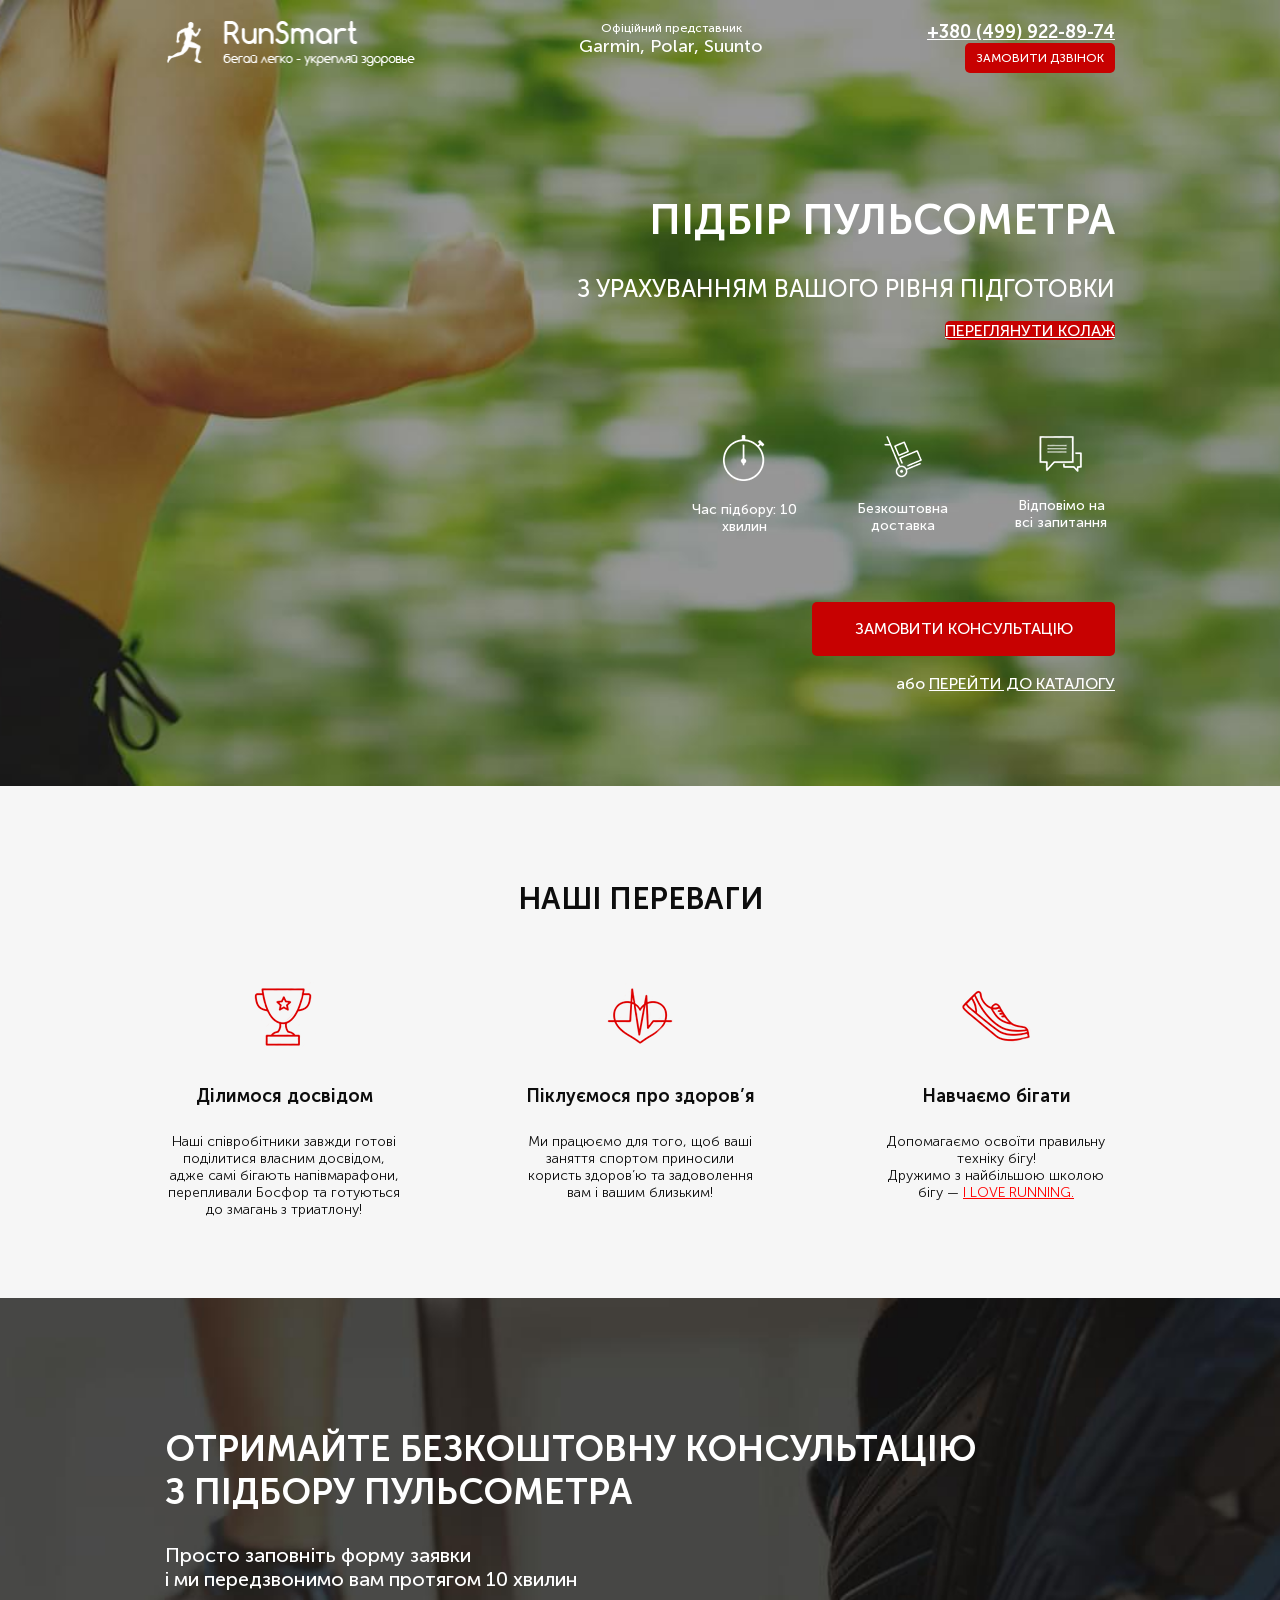
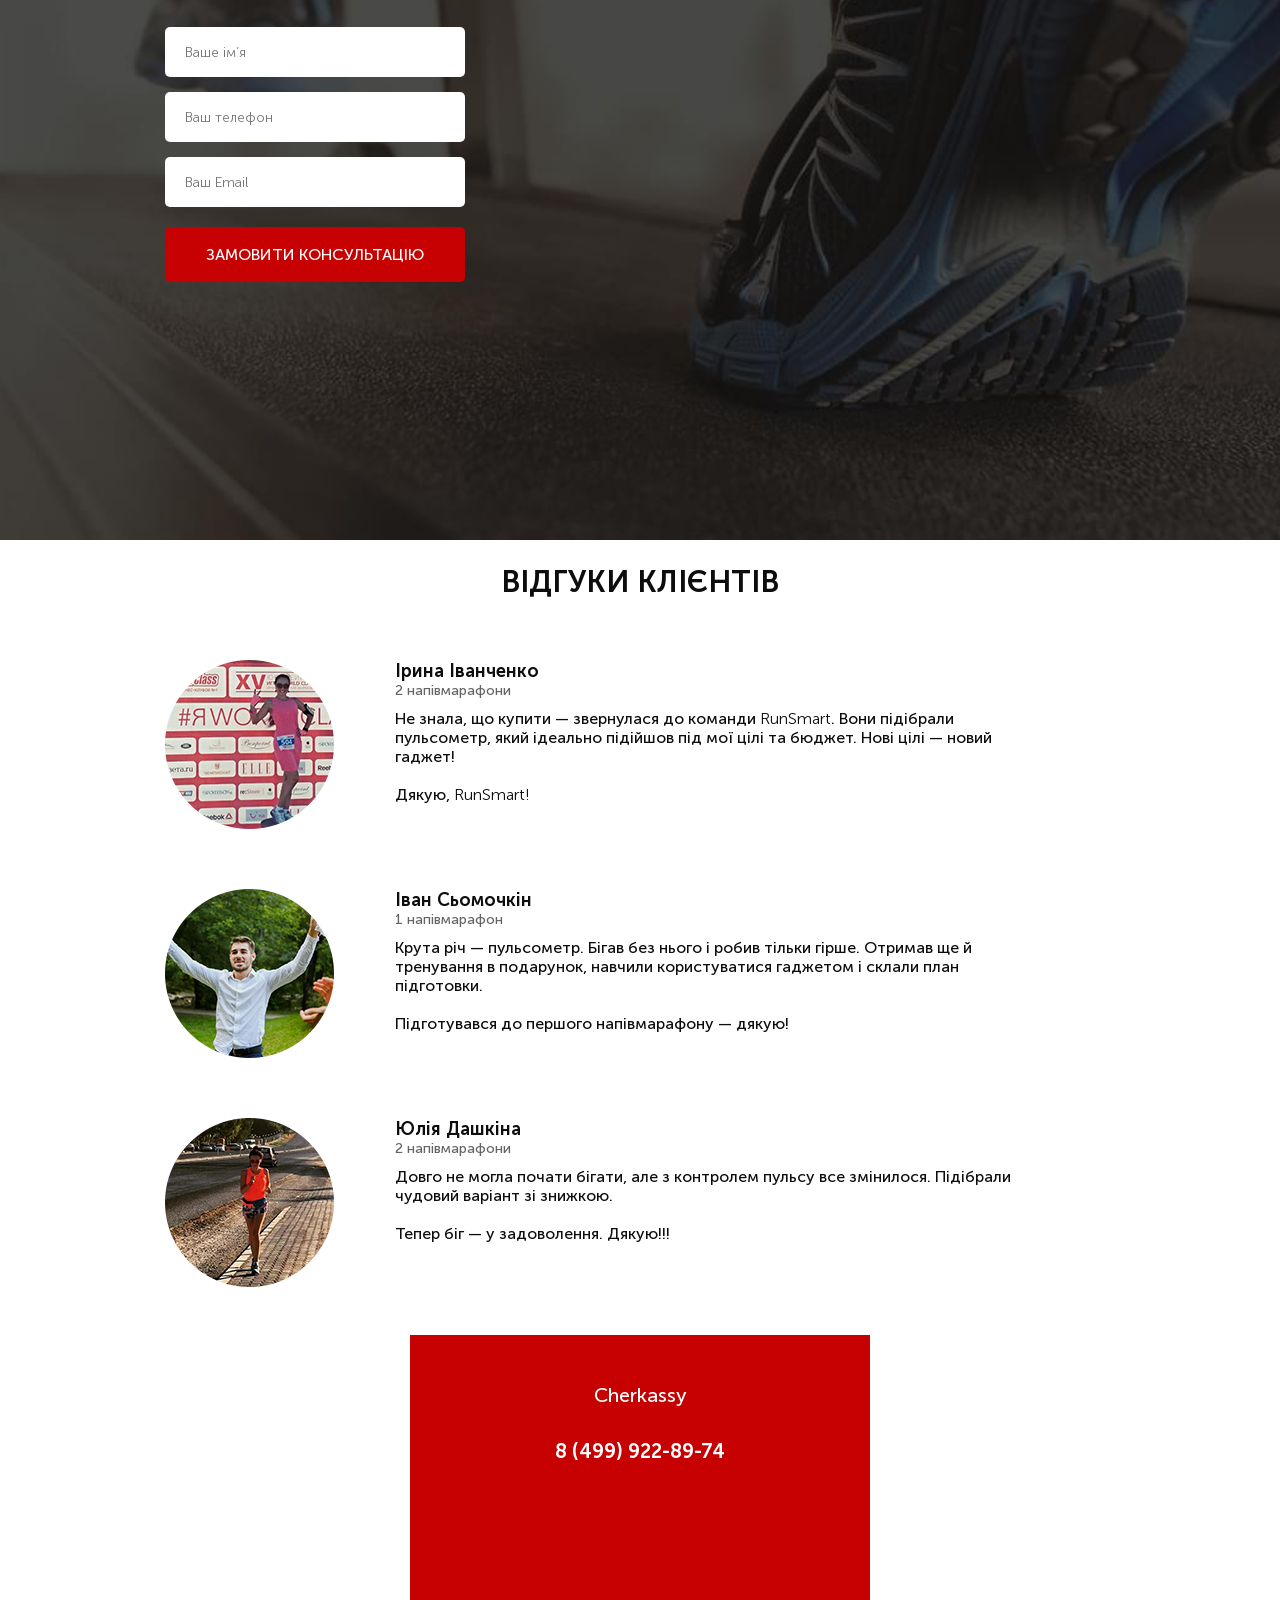
<file: index.html>
<!DOCTYPE html>
<html lang="uk">
<head>
    <meta charset="UTF-8">
    <meta http-equiv="X-UA-Compatible" content="IE=edge">
    <meta name="viewport" content="width=device-width,initial-scale=1">
    <title>Pulse</title>
    <link rel="shortcut icon" href="icons/favicon.ico" type="image/x-icon">
    <link rel="stylesheet" href="css/style.min.css">
</head>
<body>

<section id="up" class="promo">
    <div class="container">
        <header class="header">
            <a href="#" class="header__logo">
                <img src="icons/logo.png" alt="logo">
            </a>
            <div class="header__official">
                Офіційний представник <span>Garmin, Polar, Suunto</span>
            </div>
            <div class="header__contacts">
                <a href="tel:+84999228974" class="header__phone">+380 (499) 922-89-74</a>
                <button data-modal="consultation" class="button">замовити дзвінок</button>
            </div>
        </header>

        <div class="promo__wrapper">
            <h1 class="promo__header">Підбір пульсометра</h1>
            <h2 class="promo__subheader">з урахуванням вашого рівня підготовки</h2>
            <div style="text-align:center; margin-bottom:30px;">
                <a href="collage.html" class="button button_main">
                    Переглянути колаж
                </a>
            </div>
            <div class="promo__icons">
                <div class="promo__icon">
                    <img src="icons/time.png" alt="timer">
                    Час підбору: 10 хвилин
                </div>
                <div class="promo__icon">
                    <img src="icons/wagon.png" alt="wagon">
                    Безкоштовна доставка
                </div>
                <div class="promo__icon">
                    <img src="icons/chat.png" alt="chat">
                    Відповімо на всі запитання
                </div>
            </div>

            <button data-modal="consultation" class="button button_main">
                замовити консультацію
            </button>

            <div class="promo__link">
                або <a href="#">ПЕРЕЙТИ ДО КАТАЛОГУ</a>
            </div>
        </div>
    </div>
</section>

<section class="advantages">
    <div class="container">
        <h2 class="title">НАШІ ПЕРЕВАГИ</h2>

        <div class="advantages__elements">
            <div class="advantages__item">
                <img src="icons/cup.png" alt="cup" class="advantages__icon">
                <div class="advantages__subtitle">Ділимося досвідом</div>
                <div class="advantages__descr">
                    Наші співробітники завжди готові поділитися власним досвідом, адже
                    самі бігають напівмарафони, перепливали Босфор та готуються до
                    змагань з триатлону!
                </div>
            </div>

            <div class="advantages__item">
                <img src="icons/heart.png" alt="heart" class="advantages__icon advantages__icon_animated">
                <div class="advantages__subtitle">Піклуємося про здоров’я</div>
                <div class="advantages__descr">
                    Ми працюємо для того, щоб ваші заняття спортом приносили користь
                    здоров’ю та задоволення вам і вашим близьким!
                </div>
            </div>

            <div class="advantages__item">
                <img src="icons/shoe.png" alt="shoe" class="advantages__icon">
                <div class="advantages__subtitle">Навчаємо бігати</div>
                <div class="advantages__descr">
                    Допомагаємо освоїти правильну техніку бігу!<br>
                    Дружимо з найбільшою школою бігу —
                    <a href="#">I LOVE RUNNING.</a>
                </div>
            </div>
        </div>
    </div>
</section>

<section class="consultation">
    <div class="container">
        <h2 class="title title_left">
            Отримайте безкоштовну консультацію<br>
            з підбору пульсометра
        </h2>
        <div class="consultation__descr">
            Просто заповніть форму заявки<br>
            і ми передзвонимо вам протягом 10 хвилин
        </div>

        <form id="consultation-form" class="feed-form" action="#">
            <input name="name" required placeholder="Ваше ім’я" type="text">
            <input name="phone" required placeholder="Ваш телефон">
            <input name="email" required placeholder="Ваш Email" type="email">
            <button class="button button_submit">замовити консультацію</button>
        </form>
    </div>
</section>

<section class="feedback">
    <div class="container">
        <h2 class="title title_feedback">Відгуки клієнтів</h2>

        <div class="feedback-item">
            <img src="img/feedback_1.png" alt="feedback">
            <div class="feedback-item__wrapper">
                <div class="feedback-item__header">Ірина Іванченко</div>
                <div class="feedback-item__subheader">2 напівмарафони</div>
                <div class="feedback-item__descr">
                    Не знала, що купити — звернулася до команди
                    <span>RunSmart</span>. Вони підібрали пульсометр, який ідеально
                    підійшов під мої цілі та бюджет. Нові цілі — новий гаджет!
                    <br><br>Дякую, <span>RunSmart!</span>
                </div>
            </div>
        </div>

        <div class="feedback-item">
            <img src="img/feedback_2.png" alt="feedback">
            <div class="feedback-item__wrapper">
                <div class="feedback-item__header">Іван Сьомочкін</div>
                <div class="feedback-item__subheader">1 напівмарафон</div>
                <div class="feedback-item__descr">
                    Крута річ — пульсометр. Бігав без нього і робив тільки гірше.
                    Отримав ще й тренування в подарунок, навчили користуватися
                    гаджетом і склали план підготовки.
                    <br><br>Підготувався до першого напівмарафону — дякую!
                </div>
            </div>
        </div>

        <div class="feedback-item">
            <img src="img/feedback_3.png" alt="feedback">
            <div class="feedback-item__wrapper">
                <div class="feedback-item__header">Юлія Дашкіна</div>
                <div class="feedback-item__subheader">2 напівмарафони</div>
                <div class="feedback-item__descr">
                    Довго не могла почати бігати, але з контролем пульсу все
                    змінилося. Підібрали чудовий варіант зі знижкою.
                    <br><br>Тепер біг — у задоволення. Дякую!!!
                </div>
            </div>
        </div>
    </div>
</section>

<footer class="footer">
    <div class="footer__info">
        <address class="footer__addr">
            Cherkassy
        </address>
        <a class="footer__phone" href="tel:84999228974">
            8 (499) 922-89-74
        </a>
    </div>
</footer>

</body>
</html>
</file>
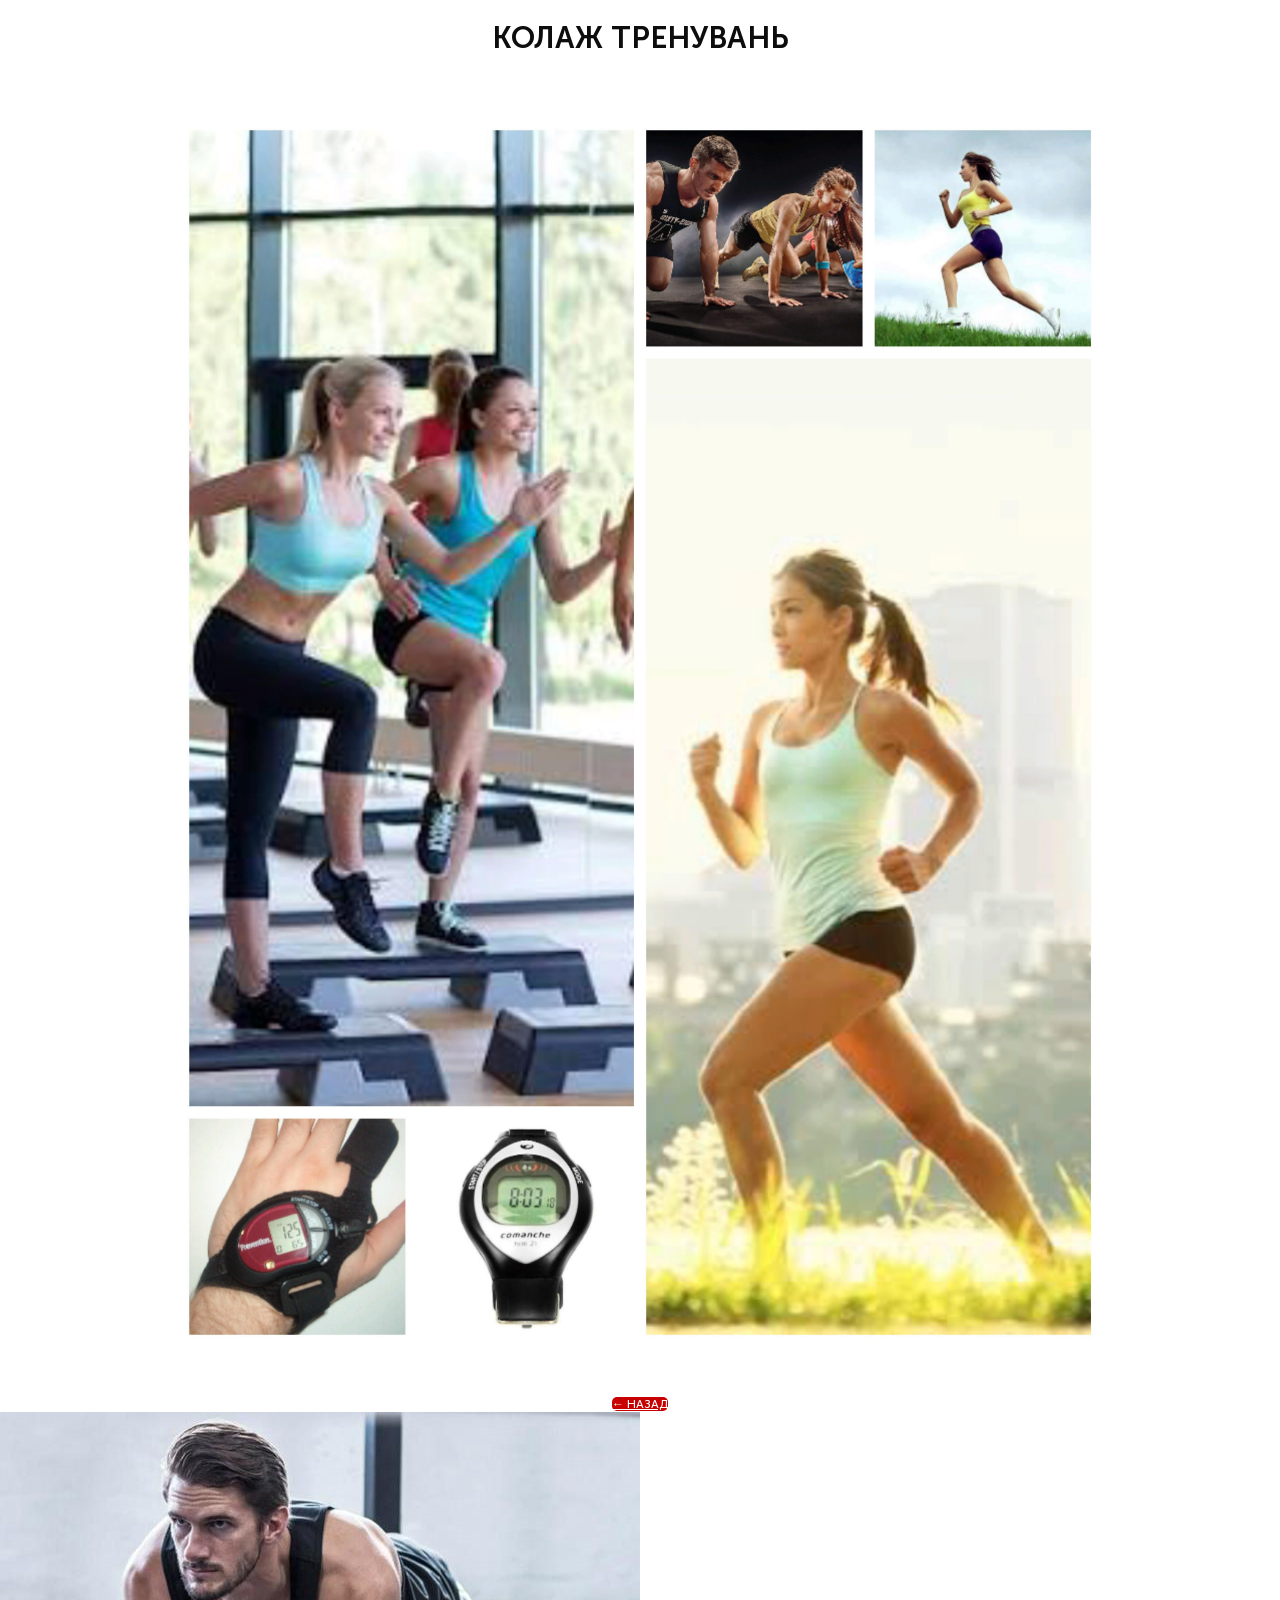
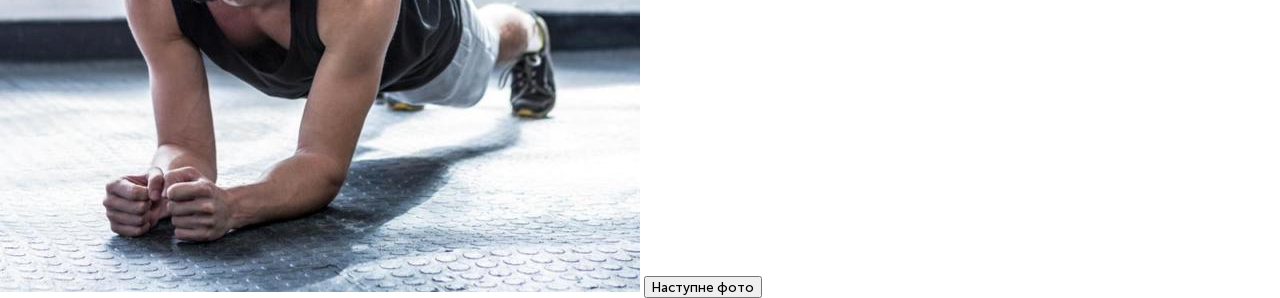
<file: collage.html>
<!DOCTYPE html>
<html lang="uk">
<head>
    
    <meta charset="UTF-8">
    <title>Колаж</title>
    <meta name="viewport" content="width=device-width, initial-scale=1">
    <link rel="stylesheet" href="css/style.min.css">
    <script>
        var b = 4;
        var i = 1;
        function a(){
            i++;
            if (i > b) i = 1;
            var elem = document.getElementById("currentPhoto");
            elem.src=""+i+".jpg";
        }    
    </script>
</head>
<body>

<div class="container" style="text-align:center;">
    <h1 class="title">Колаж тренувань</h1>

    <img 
        src="img/unnamed.jpg"
        alt="Колаж тренувань"
        style="
            max-width: 100%;
            height: auto;
            border-radius: 12px;
            margin-top: 30px;
        "
    >

    <div style="margin-top:30px;">
        <a href="index.html" class="button">← Назад</a>
    </div>
</div>

<div id='b1'><img src="1.jpg"id="currentPhoto">
<button onclick="a()">Наступне фото</button></div>    

</body>
</html>
</file>
<file: css/style.min.css>
@font-face{font-family:"Museo Sans Cyrl";font-display:swap;src:local("MuseoSansCyrl-500"),url(../fonts/MuseoSansCyrl-500.woff2) format("woff2"),url(../fonts/MuseoSansCyrl-500.woff) format("woff");font-weight:400;font-style:normal}@font-face{font-family:"Museo Sans Cyrl";font-display:swap;src:local("MuseoSansCyrl-300"),url(../fonts/MuseoSansCyrl-300.woff2) format("woff2"),url(../fonts/MuseoSansCyrl-300.woff) format("woff");font-weight:300;font-style:normal}@font-face{font-family:"Museo Sans Cyrl";font-display:swap;src:local("MuseoSansCyrl-700"),url(../fonts/MuseoSansCyrl-700.woff2) format("woff2"),url(../fonts/MuseoSansCyrl-700.woff) format("woff");font-weight:700;font-style:normal}.slick-slider{position:relative;display:block;box-sizing:border-box;-webkit-user-select:none;user-select:none;-webkit-touch-callout:none;-khtml-user-select:none;touch-action:pan-y;-webkit-tap-highlight-color:rgba(0,0,0,0)}.slick-list{position:relative;display:block;overflow:hidden;margin:0;padding:0}.slick-list:focus{outline:0}.slick-list.dragging{cursor:pointer;cursor:hand}.slick-slider .slick-list,.slick-slider .slick-track{transform:translate3d(0,0,0)}.slick-track{position:relative;top:0;left:0;display:block;margin-left:auto;margin-right:auto}.slick-track:after,.slick-track:before{display:table;content:""}.slick-track:after{clear:both}.slick-loading .slick-track{visibility:hidden}.slick-slide{display:none;float:left;height:100%;min-height:1px}[dir=rtl] .slick-slide{float:right}.slick-slide img{display:block}.slick-slide.slick-loading img{display:none}.slick-slide.dragging img{pointer-events:none}.slick-initialized .slick-slide{display:block}.slick-loading .slick-slide{visibility:hidden}.slick-vertical .slick-slide{display:block;height:auto;border:1px solid rgba(0,0,0,0)}.slick-arrow.slick-hidden{display:none}/*!
 * animate.css - https://animate.style/
 * Version - 4.1.1
 * Licensed under the Hippocratic License 2.1 - http://firstdonoharm.dev
 *
 * Copyright (c) 2022 Animate.css
 */:root{--animate-duration:1s;--animate-delay:1s;--animate-repeat:1}.animate__animated{animation-duration:1s;animation-duration:var(--animate-duration);animation-fill-mode:both}.animate__animated.animate__infinite{animation-iteration-count:infinite}.animate__animated.animate__repeat-1{animation-iteration-count:1;animation-iteration-count:var(--animate-repeat)}.animate__animated.animate__repeat-2{animation-iteration-count:2;animation-iteration-count:calc(var(--animate-repeat)*2)}.animate__animated.animate__repeat-3{animation-iteration-count:3;animation-iteration-count:calc(var(--animate-repeat)*3)}.animate__animated.animate__delay-1s{animation-delay:1s;animation-delay:var(--animate-delay)}.animate__animated.animate__delay-2s{animation-delay:2s;animation-delay:calc(var(--animate-delay)*2)}.animate__animated.animate__delay-3s{animation-delay:3s;animation-delay:calc(var(--animate-delay)*3)}.animate__animated.animate__delay-4s{animation-delay:4s;animation-delay:calc(var(--animate-delay)*4)}.animate__animated.animate__delay-5s{animation-delay:5s;animation-delay:calc(var(--animate-delay)*5)}.animate__animated.animate__faster{animation-duration:.5s;animation-duration:calc(var(--animate-duration)/2)}.animate__animated.animate__fast{animation-duration:.8s;animation-duration:calc(var(--animate-duration)*.8)}.animate__animated.animate__slow{animation-duration:2s;animation-duration:calc(var(--animate-duration)*2)}.animate__animated.animate__slower{animation-duration:3s;animation-duration:calc(var(--animate-duration)*3)}@media print,(prefers-reduced-motion:reduce){.animate__animated{animation-duration:1ms!important;transition-duration:1ms!important;animation-iteration-count:1!important}.animate__animated[class*=Out]{opacity:0}}@keyframes fadeInUp{from{opacity:0;transform:translate3d(0,100%,0)}to{opacity:1;transform:translate3d(0,0,0)}}.animate__fadeInUp{animation-name:fadeInUp}@keyframes heartbeat{from{transform:scale(1)}50%{transform:scale(1.4)}to{transform:scale(1)}}.promo{min-height:650px;padding:21px 0 93px 0;background:url(../img/bg/main.jpg) center center/cover no-repeat}.promo__wrapper{display:flex;flex-direction:column;align-items:flex-end;margin-top:91px}.promo__header{font-weight:700;font-size:42px;text-transform:uppercase;line-height:42px;color:#fff}.promo__subheader{margin-top:1px;font-weight:500;font-size:24px;line-height:24px;text-transform:uppercase;color:#fff}.promo__icons{display:flex;margin-top:65px;width:425px;justify-content:space-between}.promo__icon{text-align:center;width:108px;font-size:14px;font-weight:500;color:#fff}.promo__icon img{display:block;margin:0 auto;margin-bottom:20px}.promo__link{margin-top:18px;font-weight:500;font-size:16px;color:#fff}.promo__link a{text-decoration:underline;text-transform:uppercase;color:#fff}.header{display:flex;justify-content:space-between;align-content:center}.header__logo{width:250px}.header__logo img{width:100%}.header__official{color:#fff;font-size:12px;font-weight:500;text-align:center}.header__official span{display:block;font-size:18px}.header__phone{display:block;font-size:18px;font-weight:700;color:#fff}.header__phone:hover{color:#fff;text-decoration:none}.header__contacts{display:flex;flex-direction:column;align-items:flex-end}.button{width:150px;height:30px;border-radius:5px;background-color:#c70101;border:none;font-weight:500;font-size:12px;text-align:center;text-transform:uppercase;color:#fff;cursor:pointer;transition:.5s all}.button:hover{transform:scale(1.05);box-shadow:3px 3px 20px #000}.button_main{margin-top:67px;width:303px;height:54px;font-size:16px}.button_submit{width:100%;height:55px;font-size:16px}.button_small{width:135px;height:44px;font-size:14px}.advantages{padding:70px 0 80px 0;background-color:#f6f6f6}.advantages__elements{margin-top:65px;display:flex;justify-content:space-between}.advantages__item{display:flex;flex-direction:column;align-items:center;max-width:238px}.advantages__subtitle{margin-top:38px;color:#0d0d0d;font-size:18px;font-weight:700}.advantages__descr{margin-top:26px;color:#0d0d0d;font-size:14px;font-weight:300;text-align:center}.advantages__descr a{color:red;text-decoration:underline}.advantages__icon_animated{animation:heartbeat 1.5s ease infinite}.advantages__icon_animated:hover{animation-play-state:paused}.title{color:#0d0d0d;font-size:30px;font-weight:700;text-align:center;text-transform:uppercase}.title_left{font-size:36px;text-align:left;color:#fff}@media(max-width:10000px){.consultation{padding:100px 0 92px 0;min-height:650px}.consultation__descr{font-size:20px}}@media(max-width:992px){.container{padding:0 20px}.promo{min-height:515px;padding:21px 0 50px 0}.consultation{min-height:550px;padding:50px 0}.consultation .title_left{font-size:32px}.consultation__descr{font-size:18px}.carousel .carousel__inner img{width:80%;margin:0 auto}.carousel .slick-dots{display:flex;justify-content:center;font-size:0;padding:0;margin:0 auto;margin-top:10px}.carousel .slick-dots li button{border-radius:100%;width:10px;height:12px;margin:3px;border:none;font-size:0}.carousel .slick-active button{background-color:#c70101}.catalog .catalog__content{justify-content:space-around}}@media(max-width:767px){.promo__header{display:inline-block;margin:0 auto}.promo__subheader{font-size:17px;display:inline-block;margin:0 auto;margin-top:17px}.promo__icons{display:relative;margin:0 auto;margin-top:60px}.promo .button_main{margin:0 auto;margin-top:65px}.promo__link{margin:0 auto;margin-top:12px}.advantages__item{width:170px}.advantages__item span{font-size:12px}.advantages__subtitle{text-align:center}.consultation .title_left{font-size:24px}.consultation__descr{font-size:18px}.carousel .carousel__inner img{width:100%}.catalog .catalog__tab{font-size:16px}}@media(max-width:575px){.container{padding:0 15px}.header{display:block}.header__logo img{max-width:300px;display:block;margin-left:auto;margin-right:auto}.header__official{margin-top:20px}.header__phone{margin:0 auto;margin-top:20px}.header button{margin:0 auto;margin-top:5px}.promo__header{text-align:center;font-size:36px}.promo__subheader{margin:0 auto;text-align:center;margin-top:10px}.promo__icons{display:none}.promo__icon{margin:0 auto}.promo .button_main{width:250px}.advantages{min-height:360px;padding:30px 0}.advantages__elements{display:block}.advantages__item{margin:0 auto;width:300px;margin-top:10px}.consultation{min-height:475px}.consultation .title_left{font-size:18px}.consultation__descr{margin-top:20px;font-size:15px}.consultation .feed-form{width:245px}.carousel .carousel__inner img{width:100%}.catalog .catalog__tabs{display:block;margin-top:35px}.catalog .catalog__tab{display:block;margin:0 auto;margin-bottom:10px;font-size:18px}.feedback .feedback-item{position:relative}.feedback .feedback-item img{position:absolute;left:0;right:0;margin:0 auto}.feedback .feedback-item .feedback-item__wrapper{width:100%;margin-left:0;margin-top:200px}.feedback .feedback-item .feedback-item__header{text-align:center}.feedback .feedback-item .feedback-item__subheader{text-align:center}.feedback .feedback-item .feedback-item__descr{font-size:14px}.footer .footer__info{max-width:200px;max-height:150px}.modal{width:250px}.modal .modal__close{top:5px;right:5px}.modal .modal__subtitle{font-size:15px}.modal .modal__descr{font-size:12px}.modal .feed-form_mt25{width:210px}.modal .feed-form_mt25 .button_submit{font-size:12px}.modal label.error{font-size:12px}}.consultation{background:url(../img/bg/consultaion.jpg) center center/cover no-repeat}.consultation__descr{font-weight:500;color:#fff}.consultation .error{border:1px solid red}.consultation label.error{color:#fff;border:none;text-align:center;margin-bottom:15px}.feed-form{margin-top:36px;display:flex;flex-direction:column;width:300px}.feed-form input{height:50px;border-radius:5px;background-color:#fff;margin-bottom:15px;border:none;padding:0 20px;font-size:14px;font-weight:300;color:#4b4b4b}.feed-form input:nth-child(3){margin-bottom:20px}.feed-form_mt25{margin:0 auto;margin-top:25px}.carousel{padding:81px 0}.carousel__inner{position:relative;max-width:750px;margin:0 auto}.carousel .slick-next,.carousel .slick-prev{position:absolute;top:50%;transform:translateY(-50%);left:-66px;border:none;background-color:#fff;cursor:pointer}.carousel .slick-next img,.carousel .slick-prev img{width:31px;height:50px}.carousel .slick-next{right:-66px;left:auto}.catalog{padding-bottom:100px}.catalog__tabs{margin-top:70px;list-style-type:none;display:flex;justify-content:center;align-items:center;margin-bottom:0;padding-left:0}.catalog__tab{width:220px;height:50px;border:2px solid #d0d0d0;color:#6b6b6b;font-size:18px;font-weight:400;text-transform:uppercase;text-align:center;line-height:48px;transform:skewX(-25deg);margin:0 5px;cursor:pointer;transition:.5s all}.catalog__tab:hover{box-shadow:3px 3px 20px #c70101;border:none}.catalog__tab div{transform:skewX(25deg)}.catalog__tab_active{color:#fff;background-color:#c70101;border:none}.catalog__content{margin-top:60px;display:none;justify-content:space-between;flex-wrap:wrap}.catalog__content_active{display:flex}.catalog-item{width:256px;min-height:440px;border:2px solid #e8e8e8;padding:20px 20px 26px 20px;overflow:hidden;margin-bottom:20px}.catalog-item__img{display:block;margin:0 auto;max-width:100%;height:200px}.catalog-item__subtitle{margin-top:20px;color:#0d0d0d;font-size:16px;font-weight:700;text-align:center}.catalog-item__descr{margin-top:16px;color:#0d0d0d;font-size:14px;font-weight:300;text-align:center}.catalog-item__link{display:block;margin-top:17px;color:#c70101;font-size:14px;font-weight:500;text-decoration:underline;text-align:center;text-transform:uppercase}.catalog-item__link:hover{color:#c70101}.catalog-item hr{background-color:#e8e8e8;margin-top:19px;margin-bottom:21px;border-bottom:none}.catalog-item__footer{display:flex;justify-content:space-between;align-items:center}.catalog-item__old-price{color:#555;font-size:14px;font-weight:300;text-decoration:line-through}.catalog-item__price{color:#050505;font-size:20px;font-weight:700}.catalog-item__wrapper{display:flex;width:calc(200% + 40px)}.catalog-item__content{width:50%;margin-right:0;transform:translateX(-110%);transition:.5s all}.catalog-item__content_active{transform:translateX(0)}.catalog-item__list{position:relative;width:50%;margin-left:20px;padding-right:20px;transform:translateX(0);transition:.5s all;padding-left:19px;margin-bottom:0;list-style-type:none}.catalog-item__list_active{transform:translateX(-90%);margin-left:0}.catalog-item__description{list-style-type:none}.catalog-item__description li{position:relative;color:#555;font-size:14px;font-weight:300;margin-bottom:20px}.catalog-item__description li:before{content:"";position:absolute;width:5px;height:5px;background-color:#c70101;left:-14px;top:7px}.catalog-item__back{position:absolute;bottom:0;left:50%;transform:translateX(calc(-50% - 19px));display:block;color:#c70101;font-size:14px;font-weight:500;text-decoration:underline;text-transform:uppercase}.catalog-item__back:hover{color:#c70101}.feedback{padding-bottom:48px}.feedback-item{display:flex;margin-top:60px}.feedback-item img{height:169px}.feedback-item__wrapper{margin-left:61px}.feedback-item__descr{margin-top:10px;max-width:650px;font-size:16px;color:#0d0d0d}.feedback-item__descr span{font-weight:300}.feedback-item__header{font-weight:700;font-size:18px;color:#0d0d0d}.feedback-item__subheader{font-weight:500;font-size:14px;color:#646464}.footer{height:630px;position:relative}.footer iframe{width:100%;height:630px;border:0}.footer__info{position:absolute;top:0;left:50%;transform:translateX(-50%);width:350px;height:164px;background-color:#c70101;padding:50px 55px 56px 55px}.footer__addr{margin-bottom:36px;font-weight:500;font-size:20px;line-height:20px;text-align:center;font-style:normal;color:#fff}.footer__phone{display:block;font-style:normal;font-weight:700;font-size:20px;line-height:20px;text-align:center;color:#fff;text-decoration:none;margin-bottom:36px}.footer__phone:hover{text-decoration:underline;color:#fff}.footer__social-item{display:flex;justify-content:center;align-items:center;margin:0 15px;width:53px;height:52px;transition:.5s all}.footer__social-item:hover{transform:scale(1.1)}.footer__social{display:flex;justify-content:center;align-items:center}.overlay{display:none;position:fixed;width:100%;height:100%;top:0;background-color:rgba(0,0,0,.56)}.modal{position:absolute;top:50%;left:50%;transform:translate(-50%,-50%);background:#f2f2f2;max-width:329px;min-height:325px;padding:35px 23px 40px 28px}.modal__close{position:absolute;top:0;right:-40px;font-size:41px;line-height:21px;color:#c70101;cursor:pointer}.modal__subtitle{font-style:normal;font-weight:700;font-size:19px;line-height:19px;text-align:center;color:#0d0d0d}.modal__descr{margin-top:10px;font-style:normal;font-weight:700;font-size:14px;text-align:center;color:#0d0d0d}.modal_mini{min-height:68px}.modal .error{border:1px solid red}.modal label.error{border:none;text-align:center;margin-bottom:15px}#consultation,#order,#thanks{display:none}.pageup{display:none;position:fixed;bottom:40px;right:40px;width:40px;height:40px}.pageup img{width:100%}*{font-family:"Museo Sans Cyrl",sans-serif}body{margin:0}.container{position:relative;max-width:950px;margin:0 auto}
</file>
